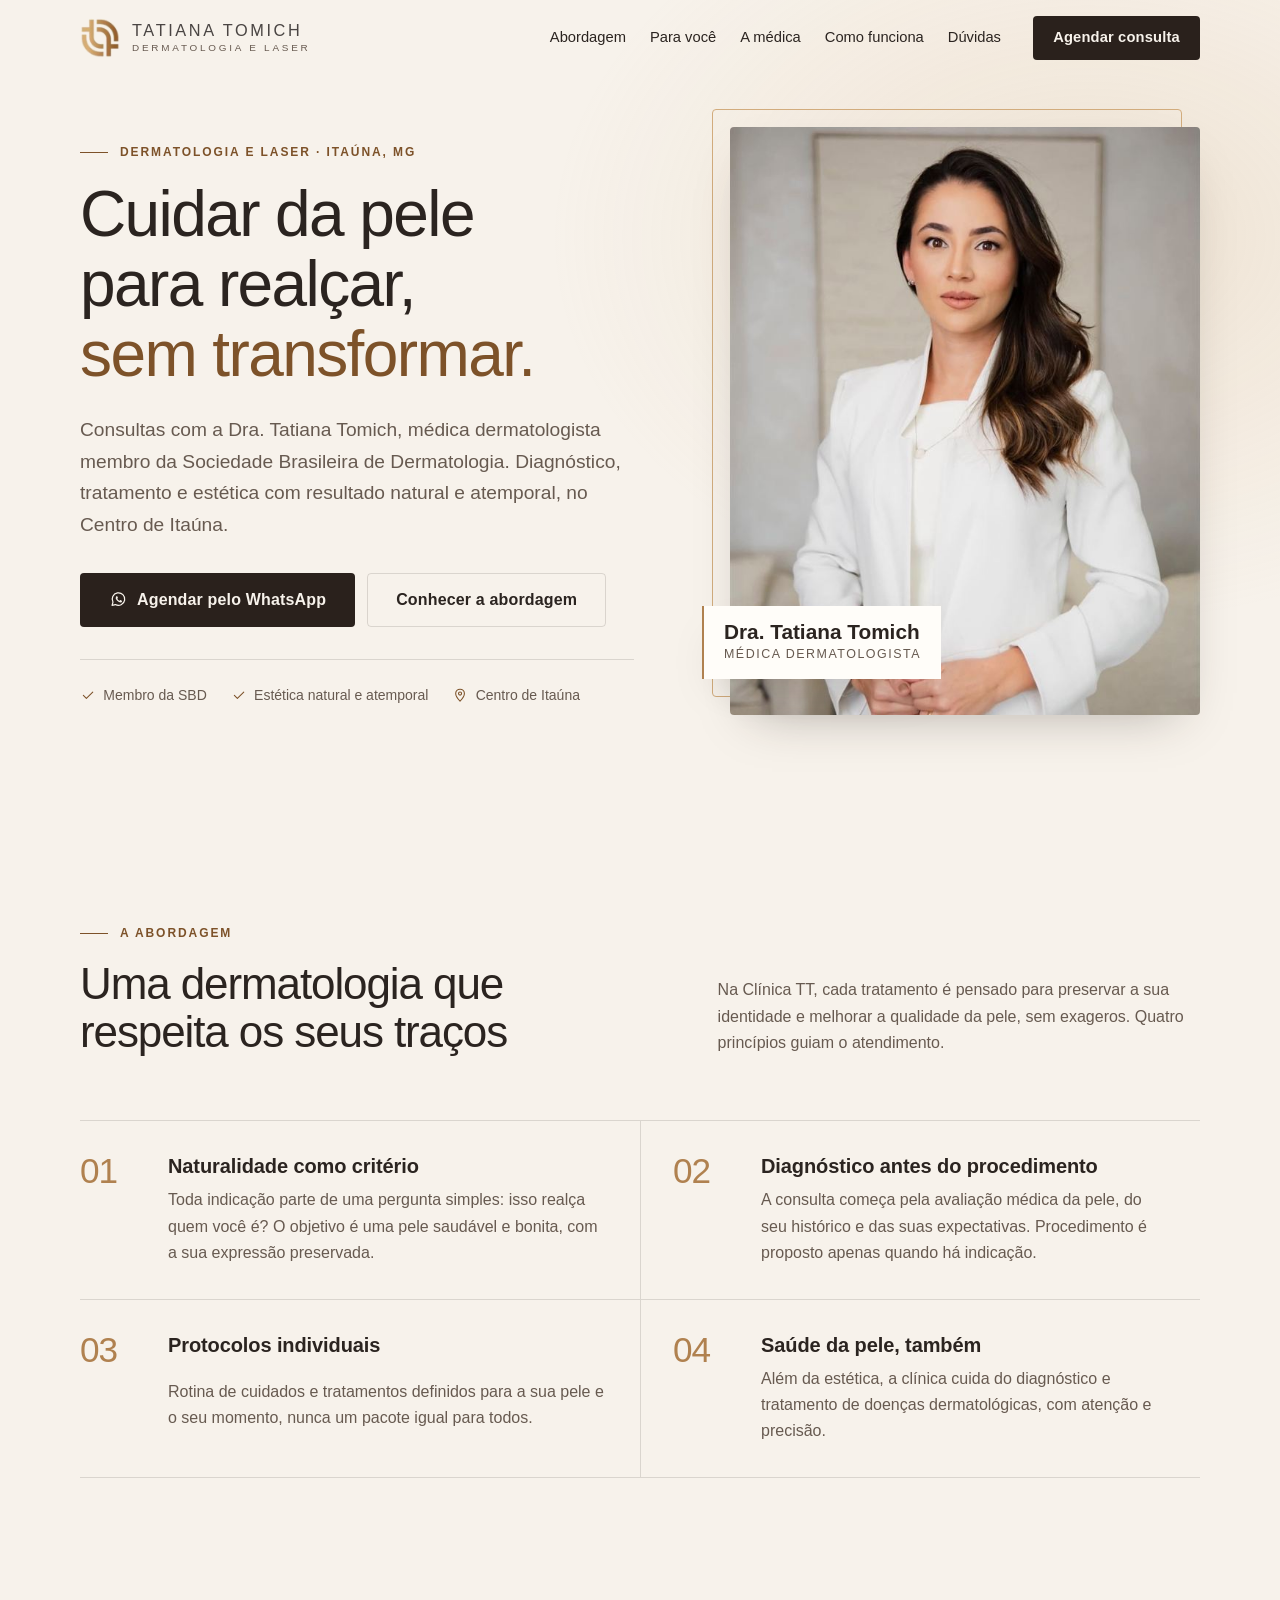
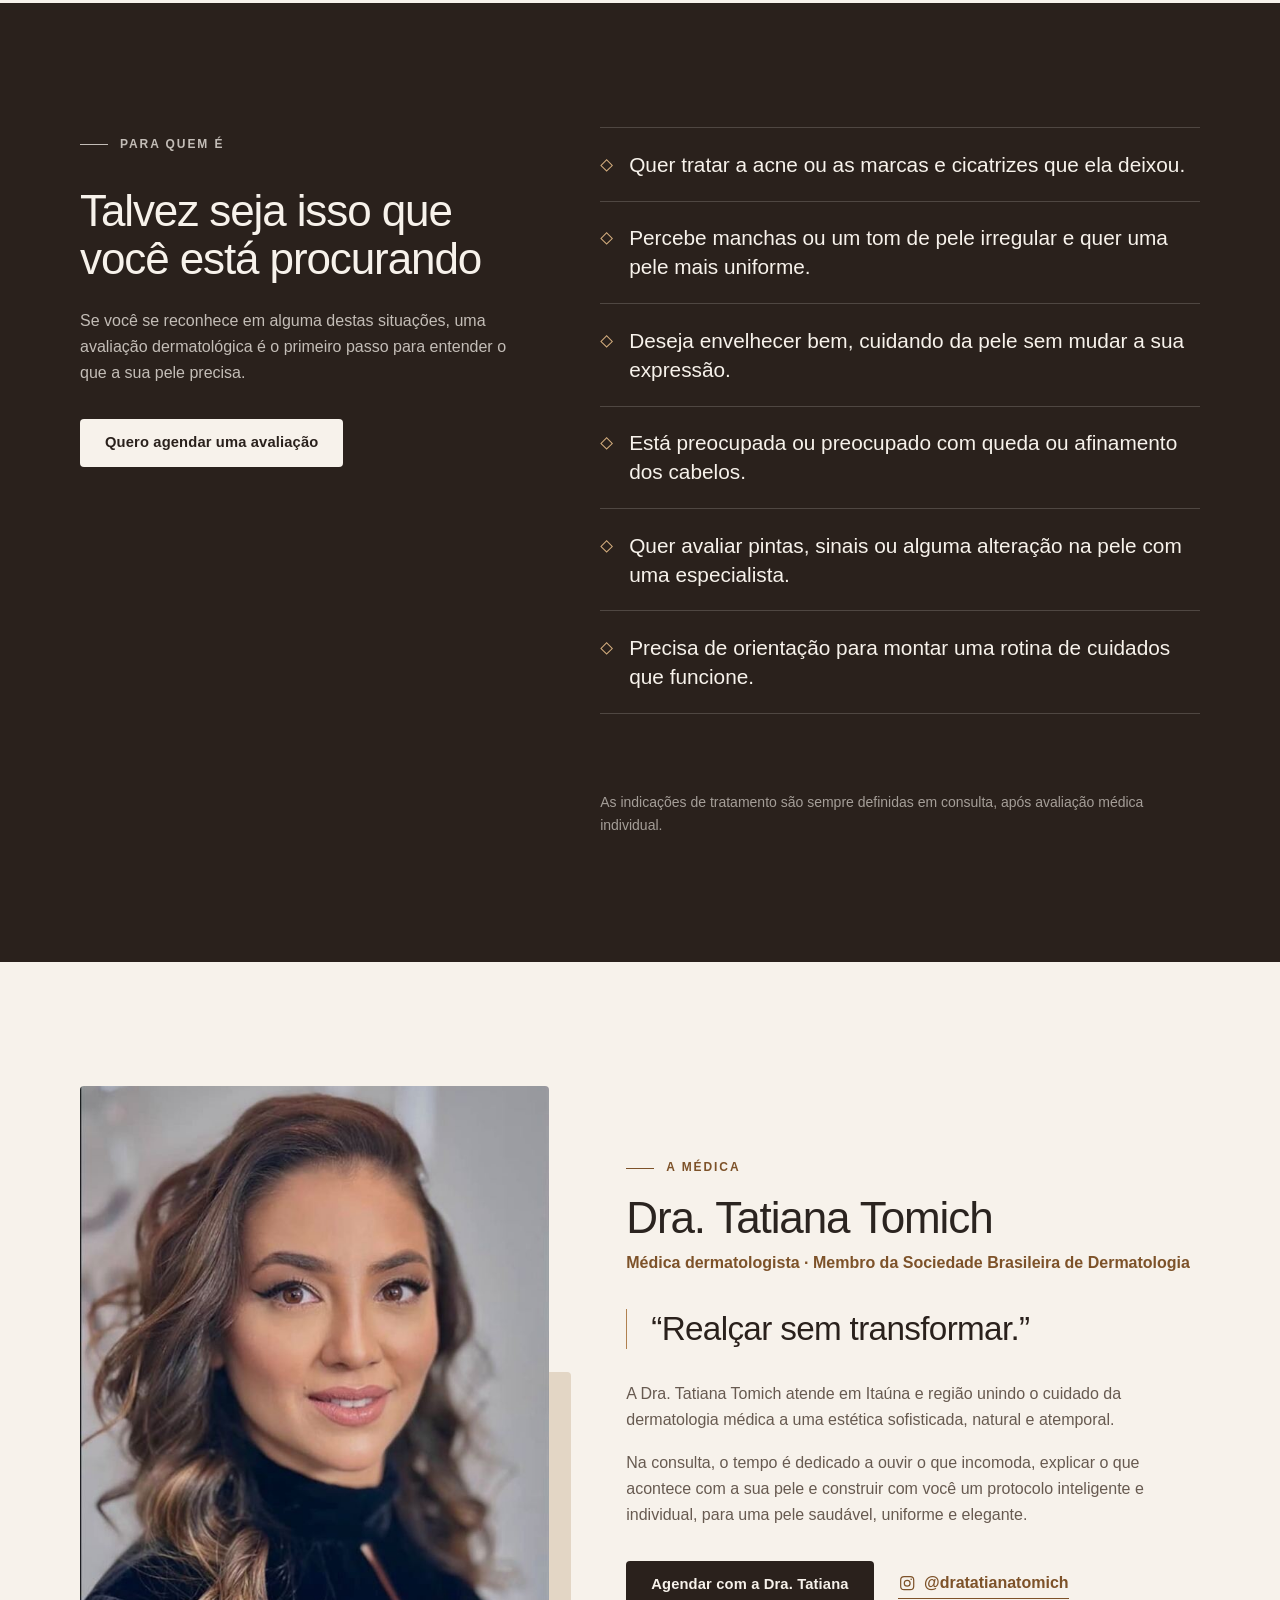
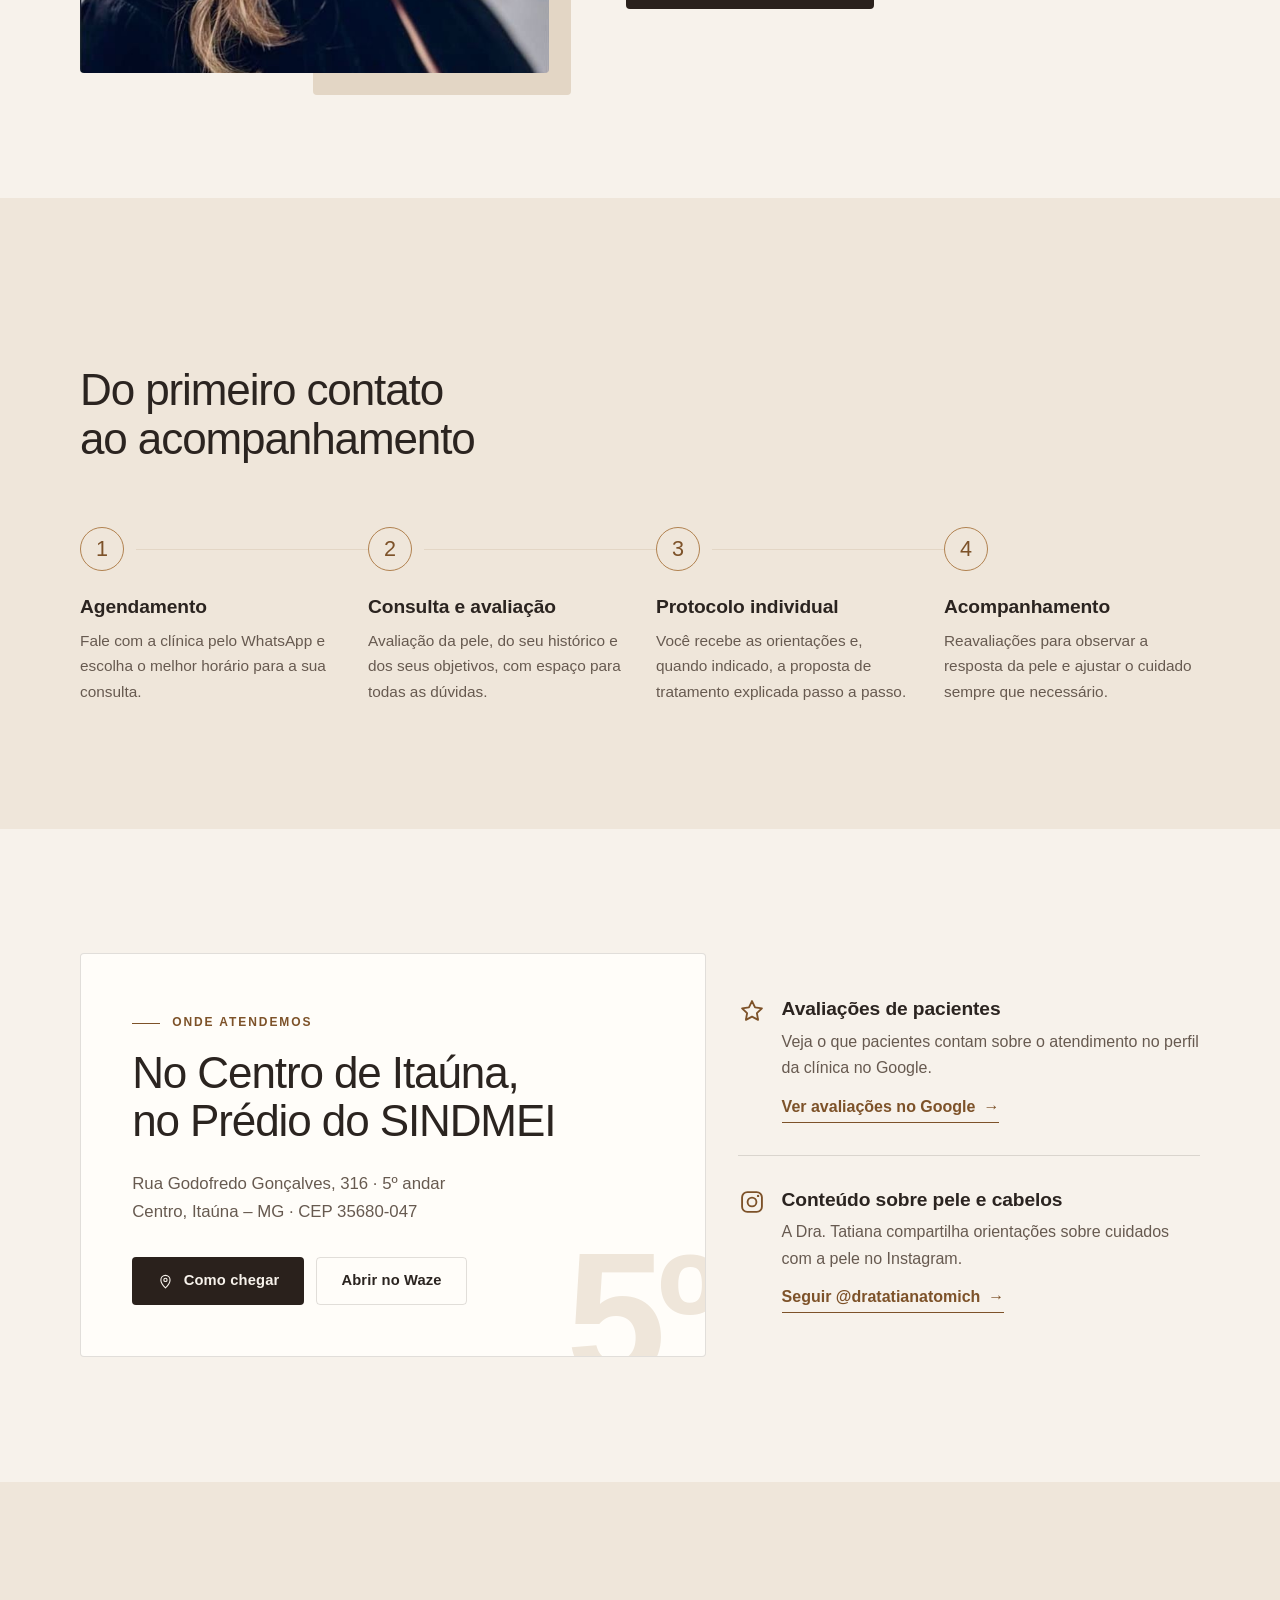
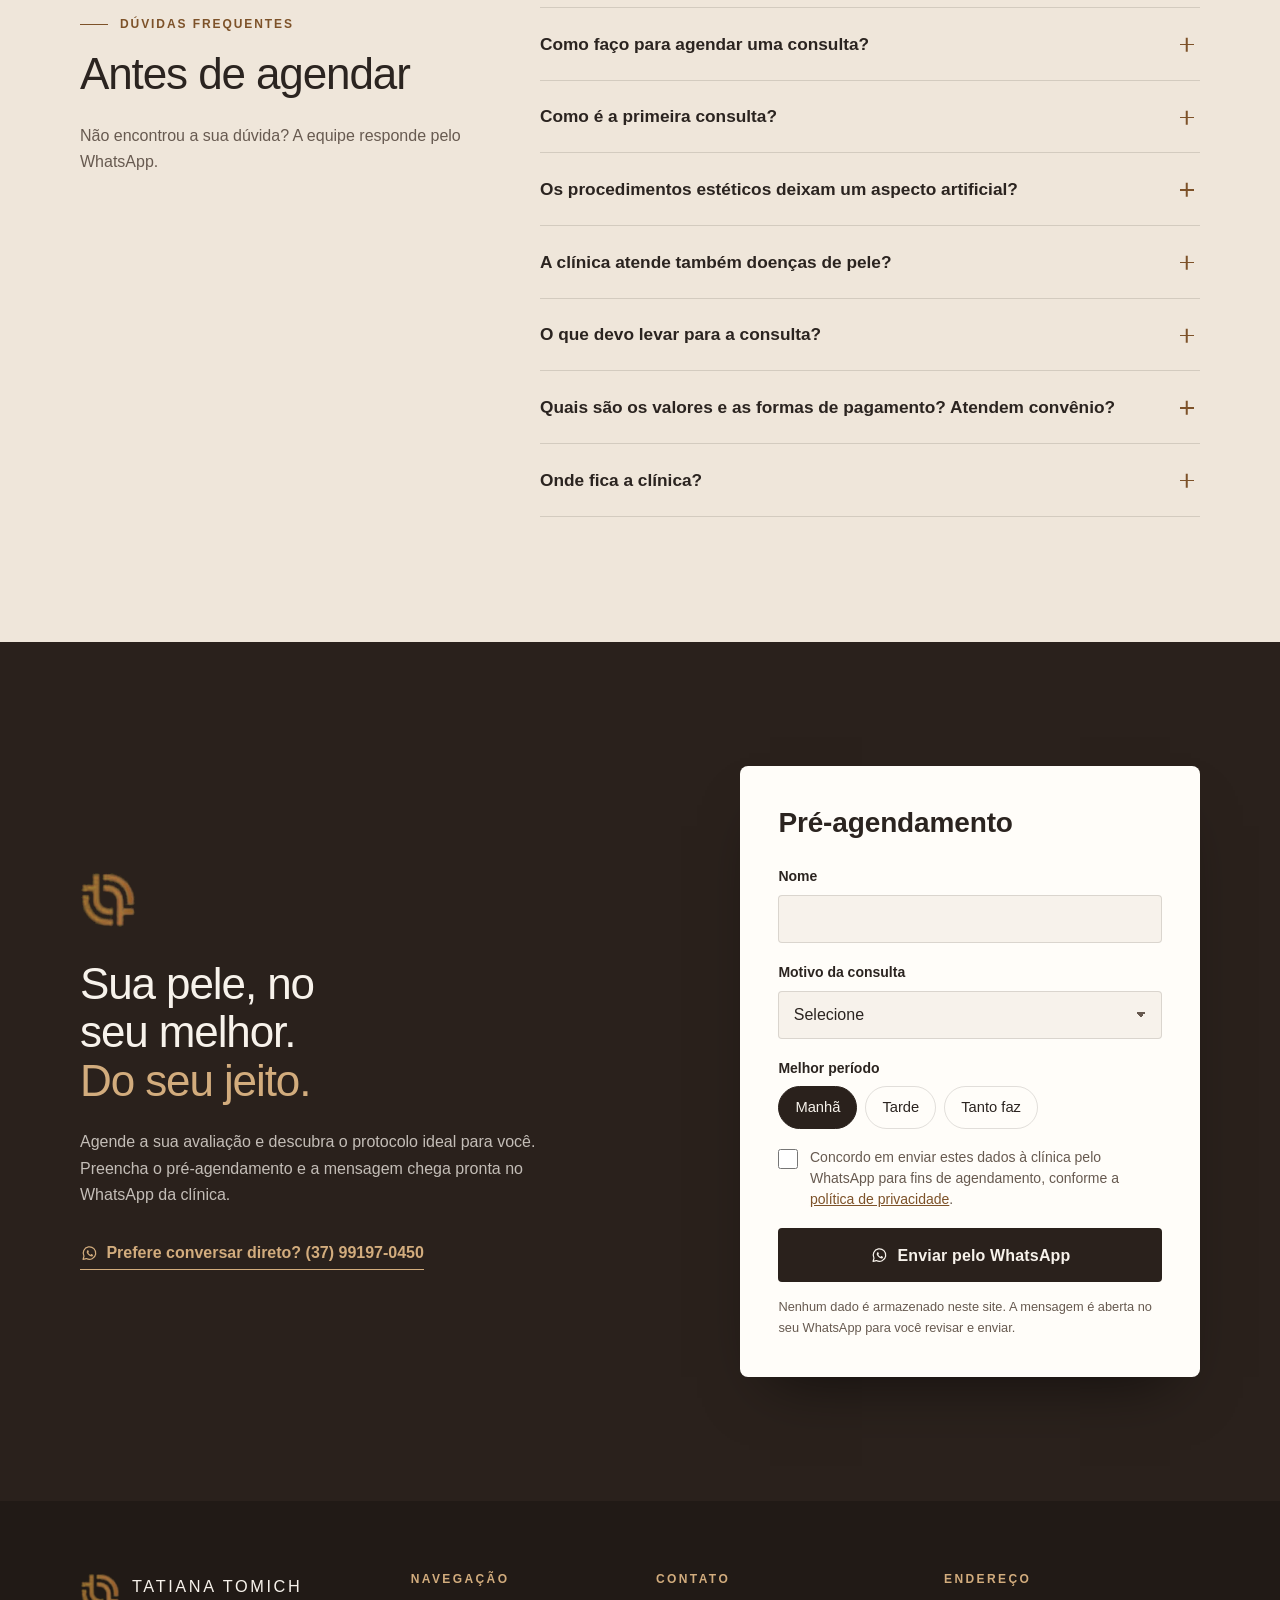
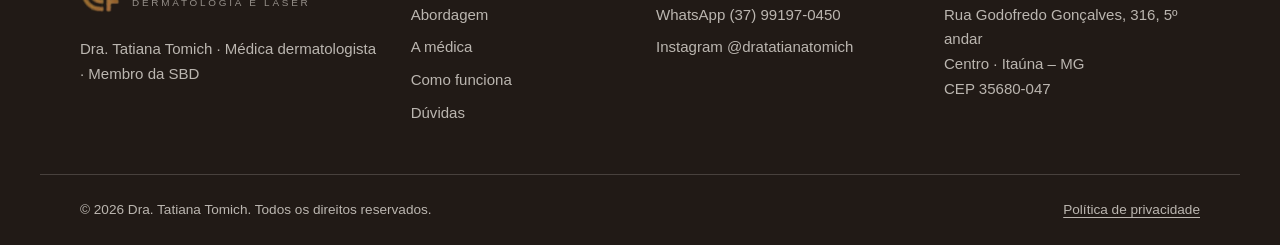
<file: index.html>
<!doctype html>
<html lang="pt-BR">
<head>
  <meta charset="utf-8">
  <meta name="viewport" content="width=device-width, initial-scale=1">
  <title>Dra. Tatiana Tomich | Dermatologista em Itaúna – MG</title>
  <meta name="description" content="Dermatologia clínica e estética natural com a Dra. Tatiana Tomich, médica dermatologista membro da SBD. Atendimento no Centro de Itaúna – MG. Agende pelo WhatsApp.">
  <meta name="theme-color" content="#2a211c">

  <!-- Compartilhamento social. Ao publicar, troque os caminhos relativos pela URL absoluta do domínio. -->
  <meta property="og:type" content="website">
  <meta property="og:locale" content="pt_BR">
  <meta property="og:title" content="Dra. Tatiana Tomich | Dermatologia e Laser em Itaúna">
  <meta property="og:description" content="Realçar sem transformar: saúde da pele e estética natural e atemporal, no Centro de Itaúna – MG.">
  <meta property="og:image" content="assets/dra-tatiana-retrato-1100.jpg">
  <meta name="twitter:card" content="summary_large_image">

  <link rel="icon" type="image/png" href="assets/monograma.png">
  <link rel="stylesheet" href="css/styles.css">
  <link rel="preload" as="image" href="assets/dra-tatiana-retrato-640.jpg" imagesrcset="assets/dra-tatiana-retrato-640.jpg 640w, assets/dra-tatiana-retrato-1100.jpg 1100w" imagesizes="(min-width: 960px) 40vw, 100vw">

  <script>document.documentElement.classList.add("js");</script>
  <script type="application/ld+json">
  {
    "@context": "https://schema.org",
    "@type": "Physician",
    "name": "Dra. Tatiana Tomich",
    "medicalSpecialty": "Dermatology",
    "image": "assets/dra-tatiana-retrato-1100.jpg",
    "telephone": "+55 37 99197-0450",
    "address": {
      "@type": "PostalAddress",
      "streetAddress": "Rua Godofredo Gonçalves, 316, 5º andar",
      "addressLocality": "Itaúna",
      "addressRegion": "MG",
      "postalCode": "35680-047",
      "addressCountry": "BR"
    },
    "sameAs": ["https://www.instagram.com/dratatianatomich/"]
  }
  </script>
</head>
<body>
  <a class="skip-link" href="#conteudo">Pular para o conteúdo</a>

  <header class="site-header" data-header>
    <div class="container header-inner">
      <a class="brand" href="#inicio" aria-label="Tatiana Tomich, Dermatologia e Laser — início">
        <img src="assets/monograma.png" alt="" width="40" height="40">
        <span class="brand-text">
          <span class="brand-name">Tatiana Tomich</span>
          <span class="brand-tag">Dermatologia e Laser</span>
        </span>
      </a>

      <nav class="nav" id="menu" aria-label="Navegação principal" data-nav>
        <ul>
          <li><a href="#abordagem">Abordagem</a></li>
          <li><a href="#para-voce">Para você</a></li>
          <li><a href="#a-medica">A médica</a></li>
          <li><a href="#como-funciona">Como funciona</a></li>
          <li><a href="#duvidas">Dúvidas</a></li>
        </ul>
        <a class="btn btn-primary nav-cta" href="https://wa.me/5537991970450" data-whatsapp target="_blank" rel="noopener">Agendar consulta</a>
      </nav>

      <button class="menu-toggle" type="button" aria-expanded="false" aria-controls="menu" data-menu-toggle>
        <span class="sr-only">Abrir menu</span>
        <span class="menu-bars" aria-hidden="true"></span>
      </button>
    </div>
  </header>

  <main id="conteudo">
    <!-- 1. HERO -->
    <section class="hero" id="inicio" aria-labelledby="hero-title">
      <div class="container hero-grid">
        <div class="hero-copy">
          <p class="eyebrow reveal">Dermatologia e Laser · Itaúna, MG</p>
          <h1 id="hero-title" class="reveal">Cuidar da pele para realçar, <em>sem&nbsp;transformar.</em></h1>
          <p class="lead reveal">Consultas com a Dra. Tatiana Tomich, médica dermatologista membro da Sociedade Brasileira de Dermatologia. Diagnóstico, tratamento e estética com resultado natural e atemporal, no Centro de Itaúna.</p>
          <div class="hero-actions reveal">
            <a class="btn btn-primary btn-lg" href="https://wa.me/5537991970450" data-whatsapp target="_blank" rel="noopener">
              <svg class="icon" aria-hidden="true"><use href="#i-whatsapp"/></svg>
              Agendar pelo WhatsApp
            </a>
            <a class="btn btn-ghost btn-lg" href="#abordagem">Conhecer a abordagem</a>
          </div>
          <ul class="trust reveal" aria-label="Destaques">
            <li><svg class="icon" aria-hidden="true"><use href="#i-check"/></svg>Membro da SBD</li>
            <li><svg class="icon" aria-hidden="true"><use href="#i-check"/></svg>Estética natural e atemporal</li>
            <li><svg class="icon" aria-hidden="true"><use href="#i-pin"/></svg>Centro de Itaúna</li>
          </ul>
        </div>

        <figure class="hero-media reveal">
          <div class="hero-frame">
            <img src="assets/dra-tatiana-retrato-640.jpg"
                 srcset="assets/dra-tatiana-retrato-640.jpg 640w, assets/dra-tatiana-retrato-1100.jpg 1100w"
                 sizes="(min-width: 960px) 40vw, 100vw"
                 width="1100" height="1454"
                 alt="Dra. Tatiana Tomich, de blazer branco, em seu consultório de tons claros"
                 fetchpriority="high">
          </div>
          <figcaption class="hero-caption">
            <span class="caption-name">Dra. Tatiana Tomich</span>
            <span class="caption-role">Médica dermatologista</span>
          </figcaption>
        </figure>
      </div>
    </section>

    <!-- 2. ABORDAGEM / DIFERENCIAIS -->
    <section class="section" id="abordagem" aria-labelledby="abordagem-title">
      <div class="container">
        <div class="section-head split-head">
          <div>
            <p class="eyebrow reveal">A abordagem</p>
            <h2 id="abordagem-title" class="reveal">Uma dermatologia que respeita os seus traços</h2>
          </div>
          <p class="reveal">Na Clínica TT, cada tratamento é pensado para preservar a sua identidade e melhorar a qualidade da pele, sem exageros. Quatro princípios guiam o atendimento.</p>
        </div>

        <ol class="principles">
          <li class="principle reveal">
            <span class="principle-num" aria-hidden="true">01</span>
            <h3>Naturalidade como critério</h3>
            <p>Toda indicação parte de uma pergunta simples: isso realça quem você é? O objetivo é uma pele saudável e bonita, com a sua expressão preservada.</p>
          </li>
          <li class="principle reveal">
            <span class="principle-num" aria-hidden="true">02</span>
            <h3>Diagnóstico antes do procedimento</h3>
            <p>A consulta começa pela avaliação médica da pele, do seu histórico e das suas expectativas. Procedimento é proposto apenas quando há indicação.</p>
          </li>
          <li class="principle reveal">
            <span class="principle-num" aria-hidden="true">03</span>
            <h3>Protocolos individuais</h3>
            <p>Rotina de cuidados e tratamentos definidos para a sua pele e o seu momento, nunca um pacote igual para todos.</p>
          </li>
          <li class="principle reveal">
            <span class="principle-num" aria-hidden="true">04</span>
            <h3>Saúde da pele, também</h3>
            <p>Além da estética, a clínica cuida do diagnóstico e tratamento de doenças dermatológicas, com atenção e precisão.</p>
          </li>
        </ol>
      </div>
    </section>

    <!-- 3. PARA QUEM É -->
    <section class="section section-dark" id="para-voce" aria-labelledby="para-voce-title">
      <div class="container audience-grid">
        <div class="audience-intro">
          <p class="eyebrow eyebrow-light reveal">Para quem é</p>
          <h2 id="para-voce-title" class="reveal">Talvez seja isso que você está procurando</h2>
          <p class="reveal">Se você se reconhece em alguma destas situações, uma avaliação dermatológica é o primeiro passo para entender o que a sua pele precisa.</p>
          <a class="btn btn-light reveal" href="https://wa.me/5537991970450" data-whatsapp target="_blank" rel="noopener">Quero agendar uma avaliação</a>
        </div>

        <ul class="needs">
          <li class="reveal"><span class="need-mark" aria-hidden="true"></span>Quer tratar a acne ou as marcas e cicatrizes que ela deixou.</li>
          <li class="reveal"><span class="need-mark" aria-hidden="true"></span>Percebe manchas ou um tom de pele irregular e quer uma pele mais uniforme.</li>
          <li class="reveal"><span class="need-mark" aria-hidden="true"></span>Deseja envelhecer bem, cuidando da pele sem mudar a sua expressão.</li>
          <li class="reveal"><span class="need-mark" aria-hidden="true"></span>Está preocupada ou preocupado com queda ou afinamento dos cabelos.</li>
          <li class="reveal"><span class="need-mark" aria-hidden="true"></span>Quer avaliar pintas, sinais ou alguma alteração na pele com uma especialista.</li>
          <li class="reveal"><span class="need-mark" aria-hidden="true"></span>Precisa de orientação para montar uma rotina de cuidados que funcione.</li>
        </ul>
        <p class="audience-note reveal">As indicações de tratamento são sempre definidas em consulta, após avaliação médica individual.</p>
      </div>
    </section>

    <!-- 4. A MÉDICA -->
    <section class="section" id="a-medica" aria-labelledby="medica-title">
      <div class="container doctor-grid">
        <figure class="doctor-media reveal">
          <img src="assets/dra-tatiana-perfil-640.jpg"
               srcset="assets/dra-tatiana-perfil-640.jpg 640w, assets/dra-tatiana-perfil-1100.jpg 1100w"
               sizes="(min-width: 960px) 38vw, 100vw"
               width="1100" height="1440" loading="lazy"
               alt="Retrato da Dra. Tatiana Tomich, sorrindo, com blusa preta de gola alta">
        </figure>

        <div class="doctor-copy">
          <p class="eyebrow reveal">A médica</p>
          <h2 id="medica-title" class="reveal">Dra. Tatiana Tomich</h2>
          <p class="doctor-role reveal">Médica dermatologista · Membro da Sociedade Brasileira de Dermatologia</p>
          <p class="doctor-registry reveal" data-registry hidden></p>

          <blockquote class="doctor-quote reveal">
            <p>“Realçar sem transformar.”</p>
          </blockquote>

          <!-- Trajetória profissional: complementar com formação e especializações confirmadas pela médica. -->
          <p class="reveal">A Dra. Tatiana Tomich atende em Itaúna e região unindo o cuidado da dermatologia médica a uma estética sofisticada, natural e atemporal.</p>
          <p class="reveal">Na consulta, o tempo é dedicado a ouvir o que incomoda, explicar o que acontece com a sua pele e construir com você um protocolo inteligente e individual, para uma pele saudável, uniforme e elegante.</p>

          <div class="doctor-links reveal">
            <a class="btn btn-primary" href="https://wa.me/5537991970450" data-whatsapp target="_blank" rel="noopener">Agendar com a Dra. Tatiana</a>
            <a class="text-link" href="https://www.instagram.com/dratatianatomich/" data-instagram target="_blank" rel="noopener">
              <svg class="icon" aria-hidden="true"><use href="#i-instagram"/></svg>@dratatianatomich
            </a>
          </div>
        </div>
      </div>
    </section>

    <!-- 5. COMO FUNCIONA -->
    <section class="section section-sand" id="como-funciona" aria-labelledby="como-title">
      <div class="container">
        <div class="section-head">
          <p class="eyebrow reveal">Como funciona</p>
          <h2 id="como-title" class="reveal">Do primeiro contato ao acompanhamento</h2>
        </div>

        <ol class="steps">
          <li class="step reveal">
            <span class="step-num">1</span>
            <h3>Agendamento</h3>
            <p>Fale com a clínica pelo WhatsApp e escolha o melhor horário para a sua consulta.</p>
          </li>
          <li class="step reveal">
            <span class="step-num">2</span>
            <h3>Consulta e avaliação</h3>
            <p>Avaliação da pele, do seu histórico e dos seus objetivos, com espaço para todas as dúvidas.</p>
          </li>
          <li class="step reveal">
            <span class="step-num">3</span>
            <h3>Protocolo individual</h3>
            <p>Você recebe as orientações e, quando indicado, a proposta de tratamento explicada passo a passo.</p>
          </li>
          <li class="step reveal">
            <span class="step-num">4</span>
            <h3>Acompanhamento</h3>
            <p>Reavaliações para observar a resposta da pele e ajustar o cuidado sempre que necessário.</p>
          </li>
        </ol>
      </div>
    </section>

    <!-- 6. ONDE ATENDEMOS (no lugar de depoimentos: apenas informações verificáveis) -->
    <section class="section" id="onde" aria-labelledby="onde-title">
      <div class="container location-grid">
        <div class="location-card reveal">
          <p class="eyebrow">Onde atendemos</p>
          <h2 id="onde-title">No Centro de Itaúna, no Prédio do SINDMEI</h2>
          <address>
            Rua Godofredo Gonçalves, 316 · <span class="nowrap">5º andar</span><br>
            Centro, Itaúna – MG · <span class="nowrap">CEP 35680-047</span>
          </address>
          <div class="location-actions">
            <a class="btn btn-primary" href="https://www.google.com/maps/dir//R.+Godofredo+Gon%C3%A7alves,+316+-+5+andar+-+Centro,+Ita%C3%BAna+-+MG,+35680-047/@-20.0729977,-44.5757506,17z" data-maps target="_blank" rel="noopener">
              <svg class="icon" aria-hidden="true"><use href="#i-pin"/></svg>Como chegar
            </a>
            <a class="btn btn-ghost" href="https://waze.com/ul?ll=-20.0729977,-44.5757506&amp;navigate=yes" data-waze target="_blank" rel="noopener">Abrir no Waze</a>
          </div>
        </div>

        <div class="proof reveal">
          <div class="proof-item">
            <svg class="icon icon-lg" aria-hidden="true"><use href="#i-star"/></svg>
            <div>
              <h3>Avaliações de pacientes</h3>
              <p>Veja o que pacientes contam sobre o atendimento no perfil da clínica no Google.</p>
              <a class="text-link" href="https://share.google/1NP3la2WaDH3suM4u" data-reviews target="_blank" rel="noopener">Ver avaliações no Google <span aria-hidden="true">→</span></a>
            </div>
          </div>
          <div class="proof-item">
            <svg class="icon icon-lg" aria-hidden="true"><use href="#i-instagram"/></svg>
            <div>
              <h3>Conteúdo sobre pele e cabelos</h3>
              <p>A Dra. Tatiana compartilha orientações sobre cuidados com a pele no Instagram.</p>
              <a class="text-link" href="https://www.instagram.com/dratatianatomich/" data-instagram target="_blank" rel="noopener">Seguir @dratatianatomich <span aria-hidden="true">→</span></a>
            </div>
          </div>
        </div>
      </div>
    </section>

    <!-- 7. FAQ -->
    <section class="section section-sand" id="duvidas" aria-labelledby="duvidas-title">
      <div class="container faq-grid">
        <div class="section-head">
          <p class="eyebrow reveal">Dúvidas frequentes</p>
          <h2 id="duvidas-title" class="reveal">Antes de agendar</h2>
          <p class="reveal">Não encontrou a sua dúvida? A equipe responde pelo WhatsApp.</p>
        </div>

        <div class="faq">
          <details class="reveal">
            <summary>Como faço para agendar uma consulta?</summary>
            <p>O agendamento é feito pelo WhatsApp da clínica. Toque em “Agendar pelo WhatsApp” em qualquer ponto da página ou use o formulário abaixo para enviar uma mensagem já preenchida.</p>
          </details>
          <details class="reveal">
            <summary>Como é a primeira consulta?</summary>
            <p>É uma avaliação dermatológica: a Dra. Tatiana conversa sobre as suas queixas, o seu histórico e os seus objetivos, examina a pele e explica o que está acontecendo antes de indicar qualquer cuidado ou tratamento.</p>
          </details>
          <details class="reveal">
            <summary>Os procedimentos estéticos deixam um aspecto artificial?</summary>
            <p>A proposta da clínica é justamente o oposto: realçar sem transformar. Os protocolos são individuais e pensados para preservar a sua identidade. A indicação de cada procedimento depende da avaliação médica.</p>
          </details>
          <details class="reveal">
            <summary>A clínica atende também doenças de pele?</summary>
            <p>Sim. Além da dermatologia estética, a clínica faz diagnóstico e tratamento de doenças dermatológicas.</p>
          </details>
          <details class="reveal">
            <summary>O que devo levar para a consulta?</summary>
            <p>Se tiver, leve exames recentes, receitas ou a lista dos medicamentos e produtos que você usa. Ao agendar, confirme com a equipe se há alguma orientação específica para o seu caso.</p>
          </details>
          <details class="reveal">
            <summary>Quais são os valores e as formas de pagamento? Atendem convênio?</summary>
            <p>Valores, formas de pagamento e condições de atendimento são informados diretamente pela equipe no momento do agendamento, pelo WhatsApp.</p>
          </details>
          <details class="reveal">
            <summary>Onde fica a clínica?</summary>
            <p>Na Rua Godofredo Gonçalves, 316, 5º andar, Centro de Itaúna – MG, no Prédio do SINDMEI. Atendemos pacientes de Itaúna e região.</p>
          </details>
        </div>
      </div>
    </section>

    <!-- 8. CTA FINAL + PRÉ-AGENDAMENTO -->
    <section class="section section-dark cta" id="agendar" aria-labelledby="agendar-title">
      <div class="container cta-grid">
        <div class="cta-copy">
          <img class="cta-mark" src="assets/monograma.png" alt="" width="64" height="64" loading="lazy">
          <h2 id="agendar-title" class="reveal">Sua pele, no seu melhor. <em>Do seu jeito.</em></h2>
          <p class="reveal">Agende a sua avaliação e descubra o protocolo ideal para você. Preencha o pré-agendamento e a mensagem chega pronta no WhatsApp da clínica.</p>
          <a class="text-link text-link-light reveal" href="https://wa.me/5537991970450" data-whatsapp target="_blank" rel="noopener">
            <svg class="icon" aria-hidden="true"><use href="#i-whatsapp"/></svg>Prefere conversar direto? (37) 99197-0450
          </a>
        </div>

        <form class="booking-form reveal" id="form-agendamento" novalidate data-booking-form>
          <h3>Pré-agendamento</h3>

          <div class="field">
            <label for="nome">Nome</label>
            <input id="nome" name="nome" type="text" autocomplete="name" required minlength="3" aria-describedby="nome-erro">
            <p class="field-error" id="nome-erro" aria-live="polite"></p>
          </div>

          <div class="field">
            <label for="motivo">Motivo da consulta</label>
            <select id="motivo" name="motivo" required aria-describedby="motivo-erro">
              <option value="">Selecione</option>
              <option>Consulta dermatológica</option>
              <option>Avaliação estética</option>
              <option>Acne ou cicatrizes de acne</option>
              <option>Manchas na pele</option>
              <option>Queda de cabelo</option>
              <option>Avaliação de pintas e sinais</option>
              <option>Outro motivo</option>
            </select>
            <p class="field-error" id="motivo-erro" aria-live="polite"></p>
          </div>

          <fieldset class="field">
            <legend>Melhor período</legend>
            <div class="chips">
              <label class="chip"><input type="radio" name="periodo" value="manhã" checked><span>Manhã</span></label>
              <label class="chip"><input type="radio" name="periodo" value="tarde"><span>Tarde</span></label>
              <label class="chip"><input type="radio" name="periodo" value="sem preferência"><span>Tanto faz</span></label>
            </div>
          </fieldset>

          <div class="field field-check">
            <input id="consentimento" name="consentimento" type="checkbox" required aria-describedby="consentimento-erro">
            <label for="consentimento">Concordo em enviar estes dados à clínica pelo WhatsApp para fins de agendamento, conforme a <a href="politica-de-privacidade.html">política de privacidade</a>.</label>
            <p class="field-error" id="consentimento-erro" aria-live="polite"></p>
          </div>

          <button class="btn btn-primary btn-lg btn-block" type="submit">
            <svg class="icon" aria-hidden="true"><use href="#i-whatsapp"/></svg>
            <span data-submit-label>Enviar pelo WhatsApp</span>
          </button>
          <p class="form-status" role="status" aria-live="polite" data-form-status></p>
          <p class="form-hint">Nenhum dado é armazenado neste site. A mensagem é aberta no seu WhatsApp para você revisar e enviar.</p>
        </form>
      </div>
    </section>
  </main>

  <!-- 9. RODAPÉ -->
  <footer class="site-footer">
    <div class="container footer-grid">
      <div class="footer-brand">
        <a class="brand" href="#inicio" aria-label="Voltar ao início">
          <img src="assets/monograma.png" alt="" width="40" height="40" loading="lazy">
          <span class="brand-text">
            <span class="brand-name">Tatiana Tomich</span>
            <span class="brand-tag">Dermatologia e Laser</span>
          </span>
        </a>
        <p>Dra. Tatiana Tomich · Médica dermatologista · Membro da SBD</p>
        <p class="footer-registry" data-registry hidden></p>
      </div>

      <nav aria-label="Rodapé">
        <h2 class="footer-title">Navegação</h2>
        <ul>
          <li><a href="#abordagem">Abordagem</a></li>
          <li><a href="#a-medica">A médica</a></li>
          <li><a href="#como-funciona">Como funciona</a></li>
          <li><a href="#duvidas">Dúvidas</a></li>
        </ul>
      </nav>

      <div>
        <h2 class="footer-title">Contato</h2>
        <ul>
          <li><a href="https://wa.me/5537991970450" data-whatsapp target="_blank" rel="noopener">WhatsApp (37) 99197-0450</a></li>
          <li data-email-item hidden><a data-email href="#"></a></li>
          <li><a href="https://www.instagram.com/dratatianatomich/" data-instagram target="_blank" rel="noopener">Instagram @dratatianatomich</a></li>
        </ul>
      </div>

      <div>
        <h2 class="footer-title">Endereço</h2>
        <address>Rua Godofredo Gonçalves, 316, 5º andar<br>Centro · Itaúna – MG<br>CEP 35680-047</address>
      </div>
    </div>
    <div class="container footer-bottom">
      <p>© <span data-year>2026</span> Dra. Tatiana Tomich. Todos os direitos reservados.</p>
      <a href="politica-de-privacidade.html">Política de privacidade</a>
    </div>
  </footer>

  <!-- Barra fixa de agendamento no celular -->
  <div class="mobile-bar" data-mobile-bar>
    <a class="btn btn-primary btn-block" href="https://wa.me/5537991970450" data-whatsapp target="_blank" rel="noopener">
      <svg class="icon" aria-hidden="true"><use href="#i-whatsapp"/></svg>Agendar consulta
    </a>
  </div>

  <!-- Ícones (traço uniforme) -->
  <svg width="0" height="0" style="position:absolute" aria-hidden="true">
    <symbol id="i-check" viewBox="0 0 24 24"><path d="M5 12.5l4.5 4.5L19 7.5" fill="none" stroke="currentColor" stroke-width="1.6" stroke-linecap="round" stroke-linejoin="round"/></symbol>
    <symbol id="i-pin" viewBox="0 0 24 24"><path d="M12 21s-6.5-6.1-6.5-11.2A6.5 6.5 0 0 1 12 3.3a6.5 6.5 0 0 1 6.5 6.5C18.5 14.9 12 21 12 21z" fill="none" stroke="currentColor" stroke-width="1.6" stroke-linejoin="round"/><circle cx="12" cy="9.8" r="2.3" fill="none" stroke="currentColor" stroke-width="1.6"/></symbol>
    <symbol id="i-star" viewBox="0 0 24 24"><path d="M12 3.5l2.6 5.4 5.9.8-4.3 4.1 1 5.8L12 16.8l-5.2 2.8 1-5.8-4.3-4.1 5.9-.8z" fill="none" stroke="currentColor" stroke-width="1.6" stroke-linejoin="round"/></symbol>
    <symbol id="i-instagram" viewBox="0 0 24 24"><rect x="3.5" y="3.5" width="17" height="17" rx="4.5" fill="none" stroke="currentColor" stroke-width="1.6"/><circle cx="12" cy="12" r="3.8" fill="none" stroke="currentColor" stroke-width="1.6"/><circle cx="17.2" cy="6.8" r="1" fill="currentColor"/></symbol>
    <symbol id="i-whatsapp" viewBox="0 0 24 24"><path d="M4 20l1.2-4.1A8.2 8.2 0 1 1 8.3 19z" fill="none" stroke="currentColor" stroke-width="1.6" stroke-linejoin="round"/><path d="M9.2 8.4c.2-.4.5-.4.7-.4h.5c.2 0 .4 0 .5.4l.7 1.6c.1.2 0 .4-.1.6l-.5.6c-.1.1-.1.3 0 .5.6 1 1.4 1.8 2.4 2.3.2.1.4.1.5 0l.6-.7c.2-.2.4-.2.6-.1l1.6.7c.3.1.3.3.3.5 0 .5-.2 1.2-.8 1.5-.6.4-1.6.5-3.3-.3-1.6-.8-2.9-2.2-3.6-3.4-.7-1.2-.6-2.3-.1-3z" fill="currentColor"/></symbol>
  </svg>

  <script src="js/config.js"></script>
  <script src="js/main.js"></script>
</body>
</html>
</file>
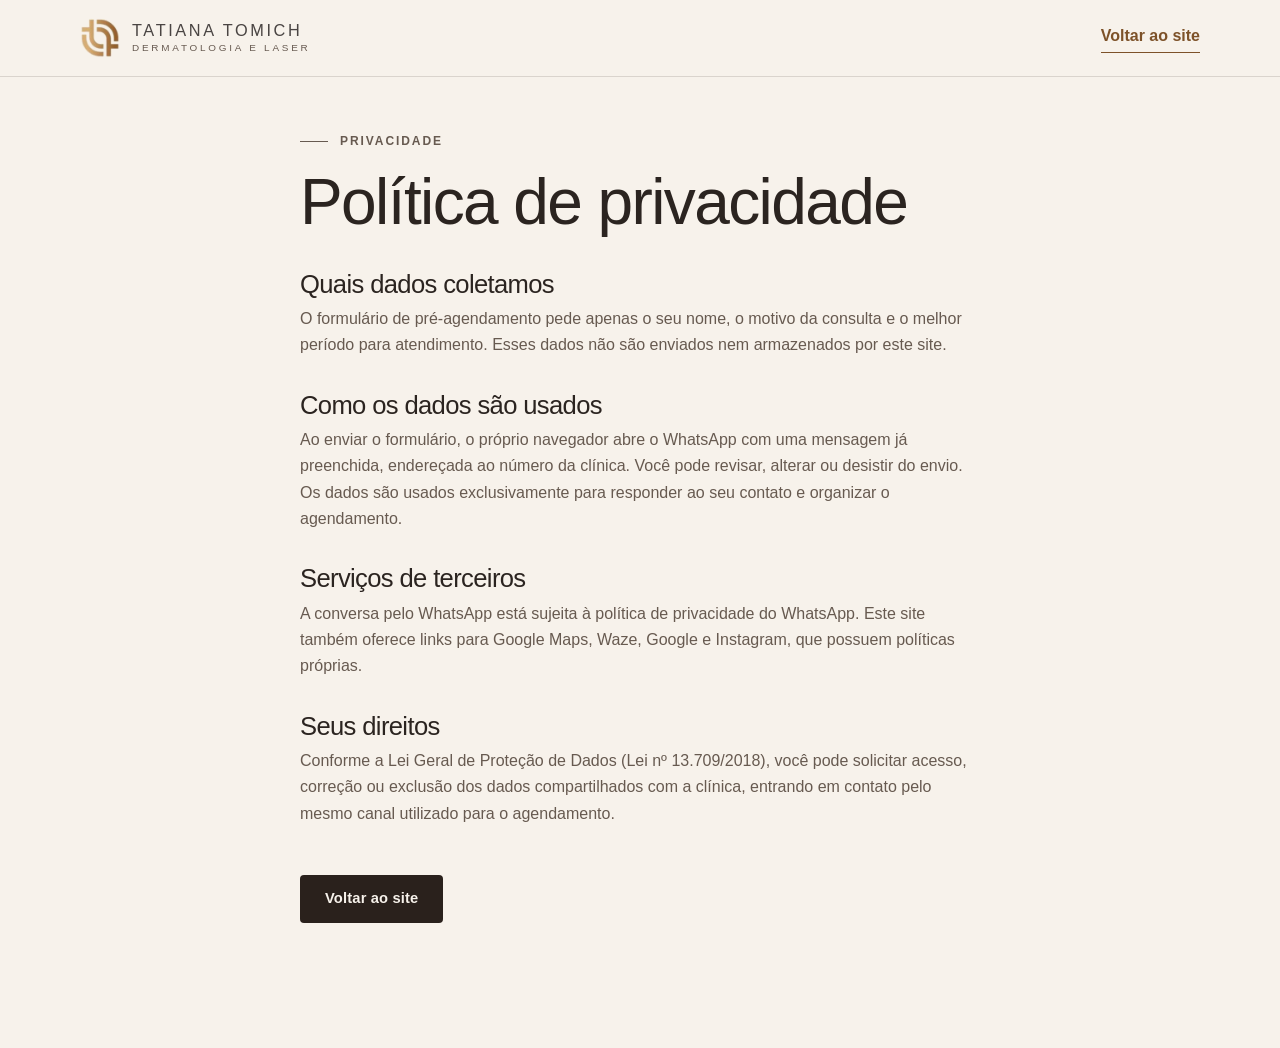
<file: politica-de-privacidade.html>
<!doctype html>
<html lang="pt-BR">
<head>
  <meta charset="utf-8">
  <meta name="viewport" content="width=device-width, initial-scale=1">
  <title>Política de privacidade | Dra. Tatiana Tomich</title>
  <meta name="description" content="Como o site da Dra. Tatiana Tomich trata os dados enviados para agendamento.">
  <meta name="robots" content="noindex">
  <link rel="icon" type="image/png" href="assets/monograma.png">
  <link rel="stylesheet" href="css/styles.css">
</head>
<body class="legal">
  <header class="site-header is-scrolled">
    <div class="container header-inner">
      <a class="brand" href="index.html" aria-label="Voltar para a página inicial">
        <img src="assets/monograma.png" alt="" width="40" height="40">
        <span class="brand-text">
          <span class="brand-name">Tatiana Tomich</span>
          <span class="brand-tag">Dermatologia e Laser</span>
        </span>
      </a>
      <a class="text-link" href="index.html">Voltar ao site</a>
    </div>
  </header>

  <main class="section legal-content">
    <div class="container">
      <p class="eyebrow">Privacidade</p>
      <h1>Política de privacidade</h1>
      <!-- Texto-base. Recomenda-se revisão jurídica antes da publicação. -->

      <h2>Quais dados coletamos</h2>
      <p>O formulário de pré-agendamento pede apenas o seu nome, o motivo da consulta e o melhor período para atendimento. Esses dados não são enviados nem armazenados por este site.</p>

      <h2>Como os dados são usados</h2>
      <p>Ao enviar o formulário, o próprio navegador abre o WhatsApp com uma mensagem já preenchida, endereçada ao número da clínica. Você pode revisar, alterar ou desistir do envio. Os dados são usados exclusivamente para responder ao seu contato e organizar o agendamento.</p>

      <h2>Serviços de terceiros</h2>
      <p>A conversa pelo WhatsApp está sujeita à política de privacidade do WhatsApp. Este site também oferece links para Google Maps, Waze, Google e Instagram, que possuem políticas próprias.</p>

      <h2>Seus direitos</h2>
      <p>Conforme a Lei Geral de Proteção de Dados (Lei nº 13.709/2018), você pode solicitar acesso, correção ou exclusão dos dados compartilhados com a clínica, entrando em contato pelo mesmo canal utilizado para o agendamento.</p>

      <p><a class="btn btn-primary" href="index.html">Voltar ao site</a></p>
    </div>
  </main>
</body>
</html>
</file>
<file: css/styles.css>
/* ==========================================================================
   Tatiana Tomich · Dermatologia e Laser
   Direção: editorial, quente e silenciosa. Creme + bronze do logotipo + café.
   ========================================================================== */

:root {
  /* Cores */
  --cream: #f7f2eb;
  --sand: #efe6da;
  --sand-deep: #e3d6c5;
  --paper: #fffdf9;
  --espresso: #2a211c;
  --espresso-2: #3a2e27;
  --ink: #2b2420;
  --muted: #675a50;
  --bronze: #b0814f;
  --bronze-light: #d2ac7d;
  --bronze-deep: #7d5229;
  --line: rgba(43, 36, 32, 0.14);
  --line-light: rgba(247, 242, 235, 0.18);
  --error: #a33a2a;
  --success: #3f6b48;

  /* Tipografia */
  --font-display: Arial, "Helvetica Neue", Helvetica, sans-serif;
  --font-body: Arial, "Helvetica Neue", Helvetica, sans-serif;
  --fs-h1: clamp(2.2rem, 1.5rem + 3.4vw, 4rem);
  --fs-h2: clamp(1.75rem, 1.3rem + 1.9vw, 2.75rem);
  --fs-h3: 1.2rem;
  --fs-lead: clamp(1.05rem, 1rem + 0.3vw, 1.2rem);
  --fs-body: 1rem;
  --fs-small: 0.875rem;

  /* Espaçamento */
  --space-1: 0.5rem;
  --space-2: 1rem;
  --space-3: 1.5rem;
  --space-4: 2rem;
  --space-5: 3rem;
  --space-6: 4.5rem;
  --section-y: clamp(4.5rem, 3rem + 6vw, 8rem);
  --gutter: clamp(1rem, 0.5rem + 2.5vw, 2.5rem);
  --container: 1200px;

  /* Bordas, sombras, movimento */
  --radius-sm: 4px;
  --radius: 8px;
  --shadow: 0 20px 50px -24px rgba(42, 33, 28, 0.35);
  --ease: cubic-bezier(0.22, 0.61, 0.36, 1);
  --header-h: 76px;
}

/* Base ---------------------------------------------------------------- */
*, *::before, *::after { box-sizing: border-box; }
html { scroll-behavior: smooth; scroll-padding-top: var(--header-h); -webkit-text-size-adjust: 100%; }
body {
  margin: 0;
  font-family: var(--font-body);
  font-size: var(--fs-body);
  line-height: 1.65;
  color: var(--ink);
  background: var(--cream);
  -webkit-font-smoothing: antialiased;
  overflow-x: hidden;
}
img { display: block; max-width: 100%; height: auto; }
a { color: inherit; }
h1, h2, h3 { margin: 0; font-weight: 400; line-height: 1.1; text-wrap: balance; }
h1, h2 { font-family: var(--font-display); letter-spacing: -0.025em; }
h1 { font-size: var(--fs-h1); }
h2 { font-size: var(--fs-h2); }
h3 { font-size: var(--fs-h3); font-weight: 700; line-height: 1.3; letter-spacing: -0.005em; }
h1 em, h2 em { font-style: normal; color: var(--bronze-deep); }
p { margin: 0; }
ul, ol { margin: 0; padding: 0; list-style: none; }
address { font-style: normal; }
.icon { width: 1.15em; height: 1.15em; flex: none; }
.icon-lg { width: 28px; height: 28px; color: var(--bronze-deep); }

.container { width: 100%; max-width: var(--container); margin-inline: auto; padding-inline: var(--gutter); }
.nowrap { white-space: nowrap; }
.sr-only { position: absolute; width: 1px; height: 1px; overflow: hidden; clip: rect(0 0 0 0); white-space: nowrap; }
.skip-link {
  position: absolute; left: var(--gutter); top: -60px; z-index: 100;
  background: var(--espresso); color: var(--cream); padding: 0.75rem 1rem; border-radius: var(--radius-sm);
}
.skip-link:focus { top: 12px; }

:focus-visible { outline: 2px solid var(--bronze); outline-offset: 3px; border-radius: 2px; }

.eyebrow {
  font-size: 0.75rem; font-weight: 700; letter-spacing: 0.16em; text-transform: uppercase;
  color: var(--bronze-deep); margin-bottom: var(--space-2);
  display: inline-flex; align-items: center; gap: 0.75rem;
}
.eyebrow::before { content: ""; width: 28px; height: 1px; background: currentColor; }
.eyebrow-light { color: var(--bronze-light); }

/* Botões --------------------------------------------------------------- */
.btn {
  display: inline-flex; align-items: center; justify-content: center; gap: 0.6rem;
  min-height: 48px; padding: 0.8rem 1.5rem;
  font: 700 0.92rem/1.2 var(--font-body); letter-spacing: 0.01em; text-decoration: none;
  border: 1px solid transparent; border-radius: var(--radius-sm); cursor: pointer;
  transition: background-color 0.25s var(--ease), color 0.25s var(--ease), border-color 0.25s var(--ease), transform 0.25s var(--ease);
}
.btn:active { transform: translateY(1px); }
.btn-lg { min-height: 54px; padding: 0.95rem 1.75rem; font-size: 1rem; }
.btn-block { width: 100%; }
.btn-primary { background: var(--espresso); color: var(--cream); }
.btn-primary:hover { background: var(--bronze-deep); }
.btn-ghost { border-color: var(--line); color: var(--ink); background: transparent; }
.btn-ghost:hover { border-color: var(--bronze-deep); color: var(--bronze-deep); }
.btn-light { background: var(--cream); color: var(--espresso); }
.btn-light:hover { background: var(--bronze-light); }
.btn[disabled] { opacity: 0.6; cursor: progress; }

.text-link {
  display: inline-flex; align-items: center; gap: 0.5rem;
  color: var(--bronze-deep); font-weight: 700; text-decoration: none;
  border-bottom: 1px solid currentColor; padding-bottom: 2px;
  transition: color 0.2s var(--ease);
}
.text-link:hover { color: var(--espresso); }
.text-link-light { color: var(--bronze-light); }
.text-link-light:hover { color: var(--cream); }

/* Header --------------------------------------------------------------- */
.site-header {
  position: fixed; inset: 0 0 auto; z-index: 50; height: var(--header-h);
  display: flex; align-items: center;
  transition: background-color 0.3s var(--ease), box-shadow 0.3s var(--ease);
}
.site-header.is-scrolled, .site-header.is-open { background: rgba(247, 242, 235, 0.94); backdrop-filter: blur(10px); box-shadow: 0 1px 0 var(--line); }
.header-inner { display: flex; align-items: center; justify-content: space-between; gap: var(--space-3); }

.brand { display: inline-flex; align-items: center; gap: 0.75rem; text-decoration: none; }
.brand img { width: 40px; height: 40px; }
.brand-text { display: flex; flex-direction: column; line-height: 1.1; }
.brand-name { font-size: 1.02rem; font-weight: 400; letter-spacing: 0.16em; text-transform: uppercase; color: #4a4543; }
.brand-tag { font-size: 0.62rem; letter-spacing: 0.28em; text-transform: uppercase; color: var(--muted); margin-top: 3px; }

.nav { display: flex; align-items: center; gap: var(--space-4); }
.nav ul { display: flex; gap: var(--space-3); }
.nav ul a {
  text-decoration: none; font-size: 0.92rem; color: var(--ink); padding: 0.4rem 0; position: relative;
}
.nav ul a::after {
  content: ""; position: absolute; left: 0; right: 0; bottom: 0; height: 1px; background: var(--bronze);
  transform: scaleX(0); transform-origin: left; transition: transform 0.3s var(--ease);
}
.nav ul a:hover::after { transform: scaleX(1); }
.nav-cta { min-height: 44px; padding: 0.6rem 1.2rem; }

.menu-toggle {
  display: none; width: 48px; height: 48px; margin-right: -10px;
  background: none; border: 0; cursor: pointer; position: relative;
}
.menu-bars, .menu-bars::before, .menu-bars::after {
  position: absolute; left: 13px; width: 22px; height: 1.5px; background: var(--ink);
  transition: transform 0.3s var(--ease), opacity 0.2s;
}
.menu-bars { top: 50%; }
.menu-bars::before, .menu-bars::after { content: ""; left: 0; }
.menu-bars::before { top: -7px; }
.menu-bars::after { top: 7px; }
.menu-toggle[aria-expanded="true"] .menu-bars { background: transparent; }
.menu-toggle[aria-expanded="true"] .menu-bars::before { transform: translateY(7px) rotate(45deg); }
.menu-toggle[aria-expanded="true"] .menu-bars::after { transform: translateY(-7px) rotate(-45deg); }

/* Hero ----------------------------------------------------------------- */
.hero {
  position: relative; overflow: hidden;
  padding: calc(var(--header-h) + clamp(2rem, 4vw, 4rem)) 0 clamp(3.5rem, 6vw, 6rem);
  background:
    radial-gradient(ellipse 60% 70% at 85% 30%, rgba(210, 172, 125, 0.22), transparent 70%),
    var(--cream);
}
.hero-grid { display: grid; grid-template-columns: 1.05fr 0.95fr; gap: clamp(2rem, 5vw, 5rem); align-items: center; }
.hero-copy h1 { margin-bottom: var(--space-3); }
.hero-copy h1 em { display: inline-block; }
.lead { font-size: var(--fs-lead); color: var(--muted); max-width: 34rem; margin-bottom: var(--space-4); }
.hero-actions { display: flex; flex-wrap: wrap; gap: 0.75rem; margin-bottom: var(--space-4); }
.trust { display: flex; flex-wrap: wrap; gap: 0.6rem 1.5rem; padding-top: var(--space-3); border-top: 1px solid var(--line); }
.trust li { display: inline-flex; align-items: center; gap: 0.45rem; font-size: var(--fs-small); color: var(--muted); }
.trust .icon { color: var(--bronze-deep); }

.hero-media { margin: 0; position: relative; justify-self: end; width: min(100%, 470px); }
.hero-frame { position: relative; }
.hero-frame::before {
  content: ""; position: absolute; inset: -18px 18px 18px -18px;
  border: 1px solid var(--bronze-light); border-radius: var(--radius-sm); z-index: 0;
}
.hero-frame img {
  position: relative; z-index: 1; width: 100%; aspect-ratio: 4 / 5; object-fit: cover; object-position: 50% 15%;
  border-radius: var(--radius-sm); box-shadow: var(--shadow);
}
.hero-caption {
  position: absolute; z-index: 2; left: -28px; bottom: 36px;
  background: var(--paper); padding: 0.9rem 1.25rem; border-left: 2px solid var(--bronze);
  box-shadow: var(--shadow); display: flex; flex-direction: column;
}
.caption-name { font-family: var(--font-display); font-size: 1.3rem; font-weight: 600; line-height: 1.1; }
.caption-role { font-size: 0.78rem; letter-spacing: 0.12em; text-transform: uppercase; color: var(--muted); }

/* Seções --------------------------------------------------------------- */
.section { padding-block: var(--section-y); }
.section-sand { background: var(--sand); }
.section-dark { background: var(--espresso); color: var(--cream); }
.section-dark h2 em { color: var(--bronze-light); }
.section-head { max-width: 40rem; margin-bottom: clamp(2.5rem, 5vw, 4rem); }
.section-head h2 + p { margin-top: var(--space-3); color: var(--muted); }
.split-head { max-width: none; display: grid; grid-template-columns: 1.1fr 0.9fr; gap: var(--space-5); align-items: end; }
.split-head > p { color: var(--muted); max-width: 30rem; }

/* Princípios */
.principles { display: grid; grid-template-columns: repeat(2, 1fr); border-top: 1px solid var(--line); }
.principle { padding: var(--space-4) var(--space-4) var(--space-4) 0; border-bottom: 1px solid var(--line); display: grid; grid-template-columns: 4.5rem 1fr; column-gap: var(--space-2); }
.principle:nth-child(even) { padding-left: var(--space-4); border-left: 1px solid var(--line); }
.principle-num { grid-row: span 2; font-family: var(--font-display); font-size: 2.2rem; letter-spacing: -0.03em; line-height: 1; color: var(--bronze); }
.principle h3 { margin-bottom: 0.5rem; font-size: 1.25rem; }
.principle p { color: var(--muted); }

/* Para quem */
.audience-grid { display: grid; grid-template-columns: 0.85fr 1.15fr; gap: clamp(2.5rem, 6vw, 6rem); align-items: start; }
.audience-intro { position: sticky; top: calc(var(--header-h) + 2rem); }
.audience-intro h2 { margin-bottom: var(--space-3); }
.audience-intro p { color: rgba(247, 242, 235, 0.75); margin-bottom: var(--space-4); max-width: 28rem; }
.needs li {
  display: flex; gap: 1.25rem; align-items: baseline;
  padding: 1.35rem 0; border-bottom: 1px solid var(--line-light);
  font-family: var(--font-display); font-size: clamp(1.08rem, 1rem + 0.4vw, 1.3rem); line-height: 1.4;
}
.needs li:first-child { border-top: 1px solid var(--line-light); }
.need-mark { flex: none; width: 9px; height: 9px; border: 1px solid var(--bronze-light); transform: rotate(45deg) translateY(-3px); }
.audience-note { grid-column: 2; font-size: var(--fs-small); color: rgba(247, 242, 235, 0.6); }

/* A médica */
.doctor-grid { display: grid; grid-template-columns: 0.9fr 1.1fr; gap: clamp(2.5rem, 6vw, 6rem); align-items: center; }
.doctor-media { margin: 0; position: relative; }
.doctor-media::after {
  content: ""; position: absolute; right: -22px; bottom: -22px; width: 55%; height: 55%;
  background: var(--sand-deep); z-index: -1; border-radius: var(--radius-sm);
}
.doctor-media img { width: 100%; aspect-ratio: 4 / 5; object-fit: cover; object-position: 50% 25%; border-radius: var(--radius-sm); }
.doctor-copy h2 { margin-bottom: 0.5rem; }
.doctor-role { color: var(--bronze-deep); font-weight: 700; margin-bottom: 0.25rem; }
.doctor-registry { font-size: var(--fs-small); color: var(--muted); }
.doctor-quote { margin: var(--space-4) 0; padding-left: var(--space-3); border-left: 1px solid var(--bronze); }
.doctor-quote p { font-family: var(--font-display); font-size: clamp(1.5rem, 1.2rem + 1.1vw, 2.1rem); line-height: 1.2; letter-spacing: -0.02em; color: var(--espresso); }
.doctor-copy > p:not(.eyebrow, .doctor-role, .doctor-registry) { color: var(--muted); margin-bottom: var(--space-2); max-width: 34rem; }
.doctor-links { display: flex; flex-wrap: wrap; align-items: center; gap: var(--space-3); margin-top: var(--space-4); }

/* Como funciona */
.steps { display: grid; grid-template-columns: repeat(4, 1fr); gap: var(--space-4); counter-reset: step; }
.step { position: relative; padding-top: var(--space-4); }
.step::before { content: ""; position: absolute; top: 22px; left: 56px; right: calc(var(--space-4) * -1); height: 1px; background: var(--sand-deep); }
.step:last-child::before { display: none; }
.step-num {
  position: absolute; top: 0; left: 0; width: 44px; height: 44px; display: grid; place-items: center;
  border: 1px solid var(--bronze); border-radius: 50%; background: var(--sand);
  font-family: var(--font-display); font-size: 1.35rem; color: var(--bronze-deep);
}
.step h3 { margin: 2.25rem 0 0.5rem; }
.step p { color: var(--muted); font-size: 0.96rem; }

/* Onde */
.location-grid { display: grid; grid-template-columns: 1.15fr 0.85fr; gap: var(--space-4); align-items: stretch; }
.location-card {
  background: var(--paper); padding: clamp(2rem, 4vw, 3.5rem); border-radius: var(--radius-sm);
  border: 1px solid var(--line); position: relative; overflow: hidden;
}
.location-card::after {
  content: "5º"; position: absolute; right: -0.05em; bottom: -0.28em;
  font-family: var(--font-display); font-weight: 700; letter-spacing: -0.05em; font-size: clamp(8rem, 14vw, 13rem); line-height: 1;
  color: var(--sand); pointer-events: none;
}
.location-card > * { position: relative; z-index: 1; }
.location-card h2 { margin-bottom: var(--space-3); max-width: 18ch; }
.location-card address { color: var(--muted); font-size: 1.05rem; margin-bottom: var(--space-4); }
.location-actions { display: flex; flex-wrap: wrap; gap: 0.75rem; }
.proof { display: grid; gap: var(--space-4); align-content: center; }
.proof-item { display: grid; grid-template-columns: 28px 1fr; gap: var(--space-2); padding-bottom: var(--space-4); border-bottom: 1px solid var(--line); }
.proof-item:last-child { border-bottom: 0; padding-bottom: 0; }
.proof-item h3 { margin-bottom: 0.4rem; }
.proof-item p { color: var(--muted); margin-bottom: 0.75rem; }

/* FAQ */
.faq-grid { display: grid; grid-template-columns: 0.75fr 1.25fr; gap: clamp(2rem, 5vw, 5rem); align-items: start; }
.faq-grid .section-head { position: sticky; top: calc(var(--header-h) + 2rem); margin-bottom: 0; }
.faq details { border-bottom: 1px solid var(--line); }
.faq details:first-child { border-top: 1px solid var(--line); }
.faq summary {
  list-style: none; cursor: pointer; position: relative;
  padding: 1.35rem 3rem 1.35rem 0; font-size: 1.08rem; font-weight: 700;
}
.faq summary::-webkit-details-marker { display: none; }
.faq summary::before, .faq summary::after {
  content: ""; position: absolute; right: 6px; top: 50%; width: 14px; height: 1.5px; background: var(--bronze-deep);
  transition: transform 0.3s var(--ease);
}
.faq summary::after { transform: rotate(90deg); }
.faq details[open] summary::after { transform: rotate(0deg); }
.faq summary:hover { color: var(--bronze-deep); }
.faq details p { padding: 0 3rem 1.5rem 0; color: var(--muted); max-width: 42rem; }

/* CTA final + formulário */
.cta { position: relative; overflow: hidden; }
.cta-grid { display: grid; grid-template-columns: 1fr minmax(0, 460px); gap: clamp(2.5rem, 6vw, 6rem); align-items: center; }
.cta-mark { width: 56px; height: 56px; margin-bottom: var(--space-4); }
.cta-copy h2 { margin-bottom: var(--space-3); max-width: 14ch; }
.cta-copy p { color: rgba(247, 242, 235, 0.75); margin-bottom: var(--space-4); max-width: 30rem; }

.booking-form {
  background: var(--paper); color: var(--ink); padding: clamp(1.5rem, 3vw, 2.5rem); border-radius: var(--radius);
  box-shadow: 0 30px 60px -30px rgba(0, 0, 0, 0.6);
}
.booking-form h3 { font-family: var(--font-display); font-size: 1.75rem; margin-bottom: var(--space-3); }
.field { margin: 0 0 1.15rem; border: 0; padding: 0; }
.field label, .field legend { display: block; font-size: var(--fs-small); font-weight: 700; margin-bottom: 0.4rem; padding: 0; }
.field input[type="text"], .field select {
  width: 100%; min-height: 48px; padding: 0.7rem 0.9rem;
  font: 400 1rem var(--font-body); color: var(--ink);
  background: var(--cream); border: 1px solid var(--line); border-radius: var(--radius-sm);
  transition: border-color 0.2s var(--ease), box-shadow 0.2s var(--ease);
}
.field select {
  appearance: none; cursor: pointer;
  background-image: linear-gradient(45deg, transparent 50%, var(--muted) 50%), linear-gradient(135deg, var(--muted) 50%, transparent 50%);
  background-position: calc(100% - 20px) 50%, calc(100% - 15px) 50%;
  background-size: 5px 5px; background-repeat: no-repeat;
}
.field input:focus, .field select:focus { outline: none; border-color: var(--bronze); box-shadow: 0 0 0 3px rgba(176, 129, 79, 0.22); }
.field [aria-invalid="true"] { border-color: var(--error); }
.field-error { font-size: 0.82rem; color: var(--error); min-height: 0; margin-top: 0.3rem; }
.field-error:empty { display: none; }

.chips { display: flex; flex-wrap: wrap; gap: 0.5rem; }
.chip { position: relative; margin: 0 !important; }
.chip input { position: absolute; opacity: 0; inset: 0; cursor: pointer; }
.chip span {
  display: inline-flex; align-items: center; min-height: 42px; padding: 0.5rem 1rem;
  border: 1px solid var(--line); border-radius: 999px; font-size: 0.92rem; font-weight: 400; cursor: pointer;
  transition: background-color 0.2s var(--ease), border-color 0.2s var(--ease), color 0.2s var(--ease);
}
.chip input:checked + span { background: var(--espresso); border-color: var(--espresso); color: var(--cream); }
.chip input:focus-visible + span { outline: 2px solid var(--bronze); outline-offset: 2px; }

.field-check { display: grid; grid-template-columns: 22px 1fr; gap: 0.6rem; align-items: start; }
.field-check input { width: 20px; height: 20px; margin: 2px 0 0; accent-color: var(--espresso); cursor: pointer; }
.field-check label { font-weight: 400; color: var(--muted); margin: 0; line-height: 1.5; }
.field-check label a { color: var(--bronze-deep); }
.field-check .field-error { grid-column: 2; }

.form-status { margin-top: 0.85rem; font-size: 0.92rem; }
.form-status:empty { display: none; }
.form-status.is-success { color: var(--success); }
.form-status.is-error { color: var(--error); }
.form-status a { color: inherit; font-weight: 700; }
.form-hint { margin-top: 0.85rem; font-size: 0.8rem; color: var(--muted); }

/* Rodapé --------------------------------------------------------------- */
.site-footer { background: #211a16; color: rgba(247, 242, 235, 0.72); padding: var(--space-6) 0 var(--space-3); font-size: 0.94rem; }
.site-footer .brand-name { color: var(--cream); }
.site-footer .brand-tag { color: rgba(247, 242, 235, 0.55); }
.footer-grid { display: grid; grid-template-columns: 1.4fr 1fr 1.2fr 1.2fr; gap: var(--space-4); padding-bottom: var(--space-5); }
.footer-brand p { margin-top: var(--space-2); }
.footer-title { font-family: var(--font-body); font-size: 0.75rem; letter-spacing: 0.2em; text-transform: uppercase; color: var(--bronze-light); margin-bottom: var(--space-2); font-weight: 700; }
.site-footer ul li + li { margin-top: 0.5rem; }
.site-footer a { text-decoration: none; transition: color 0.2s; }
.site-footer a:hover { color: var(--cream); }
.footer-bottom {
  display: flex; flex-wrap: wrap; justify-content: space-between; gap: var(--space-2);
  padding-top: var(--space-3); border-top: 1px solid var(--line-light); font-size: 0.85rem;
}
.footer-bottom a { text-decoration: underline; text-underline-offset: 3px; }

/* Barra móvel */
.mobile-bar { display: none; }

/* Páginas auxiliares (privacidade, 404) */
.legal-content { padding-top: calc(var(--header-h) + var(--space-5)); }
.legal-content .container { max-width: 760px; }
.legal-content h1 { margin-bottom: var(--space-4); }
.legal-content h2 { font-size: 1.6rem; margin: var(--space-4) 0 var(--space-1); }
.legal-content p { color: var(--muted); }
.legal-content p:last-child { margin-top: var(--space-5); }
.not-found main { min-height: 100vh; display: flex; flex-direction: column; justify-content: center; align-items: flex-start; gap: var(--space-2); max-width: 640px; }
.not-found main p:not(.eyebrow) { color: var(--muted); margin-bottom: var(--space-2); }

/* Animações de entrada (só com JS e sem preferência por movimento reduzido) */
@media (prefers-reduced-motion: no-preference) {
  .js .reveal { opacity: 0; transform: translateY(18px); transition: opacity 0.8s var(--ease), transform 0.8s var(--ease); }
  .js .reveal.is-visible { opacity: 1; transform: none; }
}
@media (prefers-reduced-motion: reduce) {
  html { scroll-behavior: auto; }
  *, *::before, *::after { transition-duration: 0.01ms !important; animation-duration: 0.01ms !important; }
}

/* Responsivo ----------------------------------------------------------- */
@media (max-width: 1100px) {
  .nav { gap: var(--space-3); }
  .nav ul { gap: 1.1rem; }
  .steps { grid-template-columns: repeat(2, 1fr); row-gap: var(--space-5); }
  .step:nth-child(2)::before { display: none; }
  .footer-grid { grid-template-columns: 1fr 1fr; }
}

@media (max-width: 960px) {
  :root { --header-h: 68px; }

  .menu-toggle { display: block; }
  /* backdrop-filter cria um novo bloco de contenção e prenderia o menu fixo dentro do header */
  .site-header.is-open { backdrop-filter: none; -webkit-backdrop-filter: none; background: var(--cream); }
  .nav {
    position: fixed; top: var(--header-h); left: 0; right: 0; bottom: 0;
    flex-direction: column; align-items: stretch; gap: var(--space-4);
    padding: var(--space-4) var(--gutter) var(--space-5);
    background: var(--cream); overflow-y: auto;
    visibility: hidden; opacity: 0; transform: translateY(-8px);
    transition: opacity 0.25s var(--ease), transform 0.25s var(--ease), visibility 0s linear 0.25s;
  }
  .nav.is-open { visibility: visible; opacity: 1; transform: none; transition-delay: 0s; }
  .nav ul { flex-direction: column; gap: 0; }
  .nav ul a { display: block; padding: 1rem 0; font-family: var(--font-display); font-size: 1.35rem; border-bottom: 1px solid var(--line); }
  .nav ul a::after { display: none; }
  .nav-cta { min-height: 54px; }

  .hero-grid { grid-template-columns: 1fr; }
  .hero-media { justify-self: center; width: min(100%, 520px); order: 2; }
  .hero-frame img { aspect-ratio: 5 / 5.2; }
  .hero-caption { left: 12px; bottom: 20px; }

  .split-head { grid-template-columns: 1fr; gap: var(--space-3); }
  .principles { grid-template-columns: 1fr; }
  .principle, .principle:nth-child(even) { padding: var(--space-3) 0; border-left: 0; grid-template-columns: 3.5rem 1fr; }
  .principle-num { font-size: 2.1rem; }

  .audience-grid { grid-template-columns: 1fr; }
  .audience-intro { position: static; }
  .audience-note { grid-column: 1; }

  .doctor-grid { grid-template-columns: 1fr; }
  .doctor-media { width: min(100% - 22px, 480px); }
  .location-grid { grid-template-columns: 1fr; }
  .faq-grid { grid-template-columns: 1fr; }
  .faq-grid .section-head { position: static; }
  .cta-grid { grid-template-columns: 1fr; }

  /* Barra fixa de agendamento: aparece após a primeira dobra */
  .mobile-bar {
    display: block; position: fixed; left: 0; right: 0; bottom: 0; z-index: 40;
    padding: 0.75rem var(--gutter) calc(0.75rem + env(safe-area-inset-bottom));
    background: rgba(247, 242, 235, 0.96); backdrop-filter: blur(8px); box-shadow: 0 -1px 0 var(--line);
    transform: translateY(110%); transition: transform 0.35s var(--ease);
  }
  .mobile-bar.is-visible { transform: none; }
  body.menu-open .mobile-bar { transform: translateY(110%); }
  .site-footer { padding-bottom: calc(var(--space-3) + 80px); }
}

@media (max-width: 600px) {
  .eyebrow { font-size: 0.7rem; letter-spacing: 0.14em; }
  .eyebrow::before { width: 20px; }
  .brand-name { font-size: 0.9rem; letter-spacing: 0.12em; }
  .brand-tag { font-size: 0.56rem; letter-spacing: 0.22em; }
  .hero-actions .btn { width: 100%; }
  .trust { flex-direction: column; gap: 0.5rem; }
  .hero-frame::before { inset: -10px 10px 10px -10px; }
  .steps { grid-template-columns: 1fr; row-gap: var(--space-4); }
  .step { padding: 0 0 0 64px; }
  .step::before { display: block !important; top: 52px; left: 22px; right: auto; bottom: calc(var(--space-4) * -1 + 8px); width: 1px; height: auto; }
  .step:last-child::before { display: none !important; }
  .step h3 { margin-top: 0.55rem; }
  .location-actions .btn { flex: 1 1 100%; }
  .location-card::after { font-size: 7rem; opacity: 0.7; }
  .faq summary { font-size: 1rem; padding-right: 2.5rem; }
  .faq details p { padding-right: 0; }
  .footer-grid { grid-template-columns: 1fr; gap: var(--space-4); }
}
</file>
